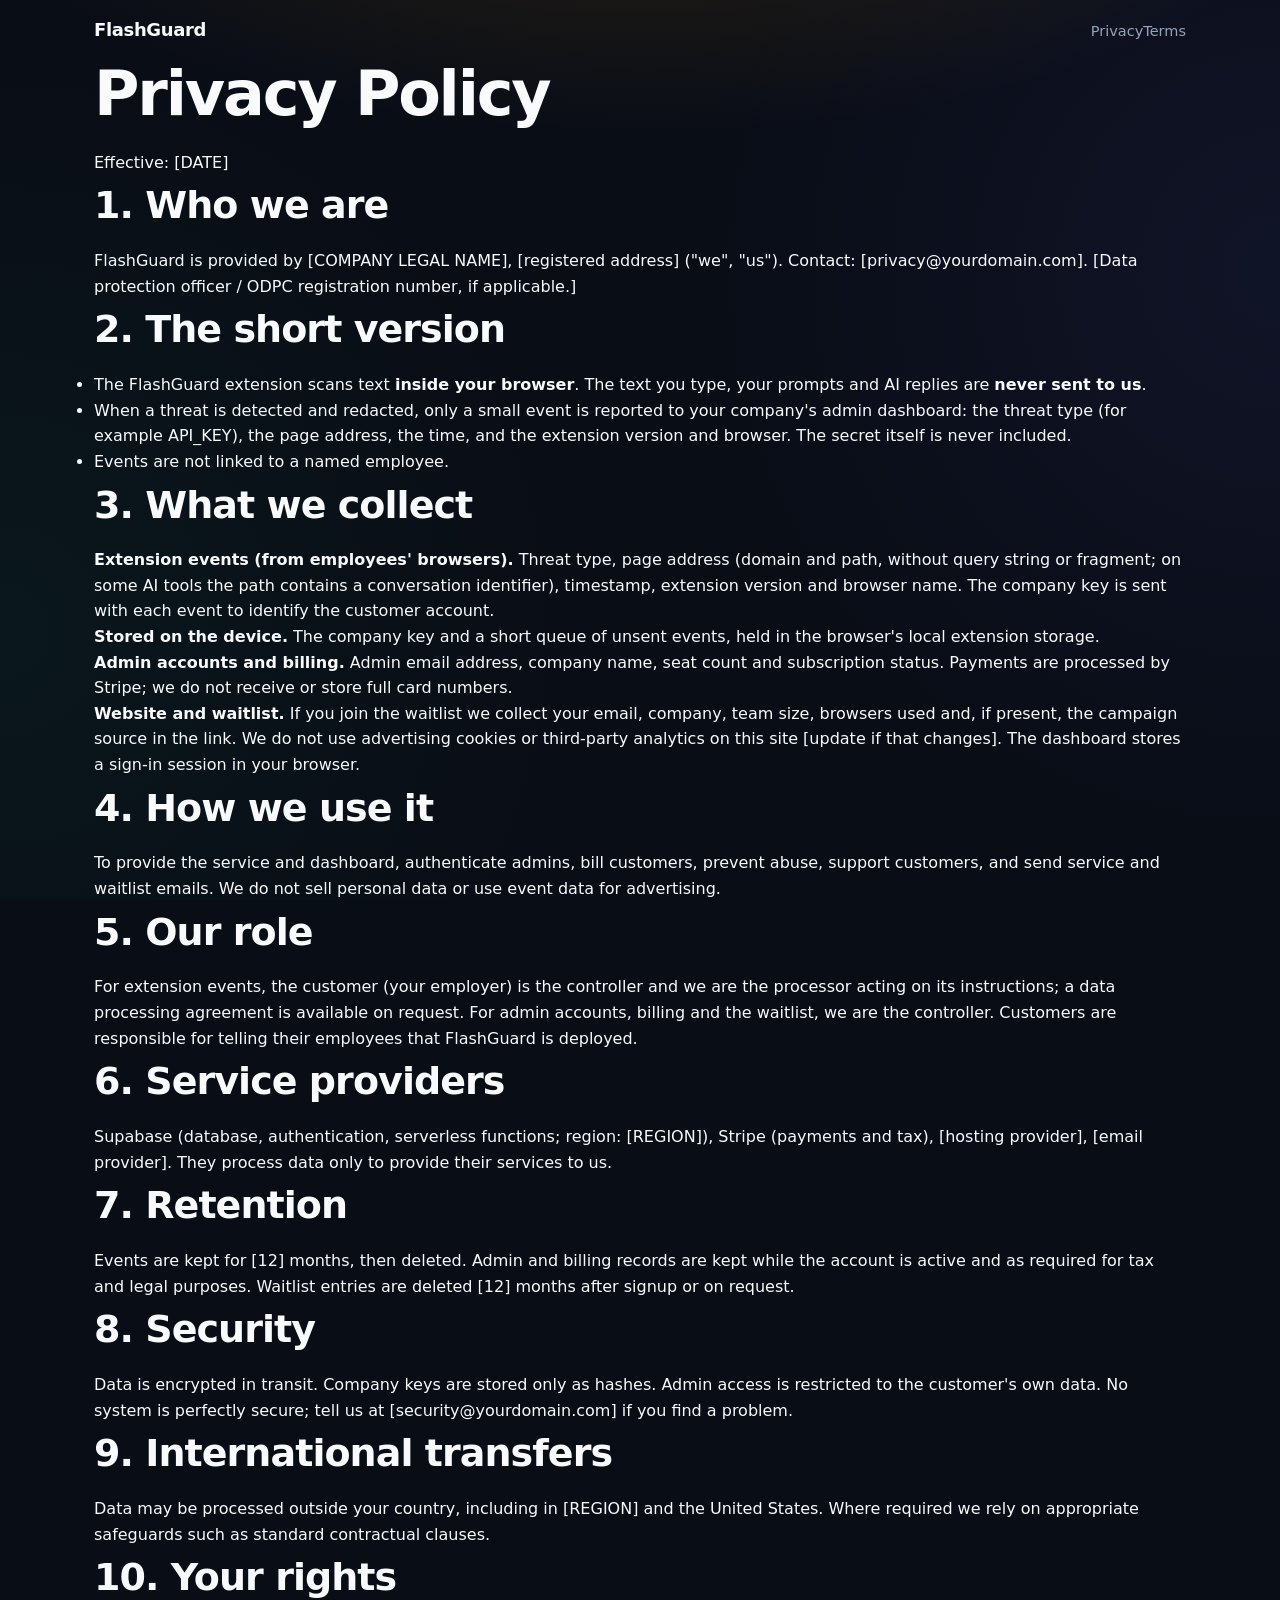
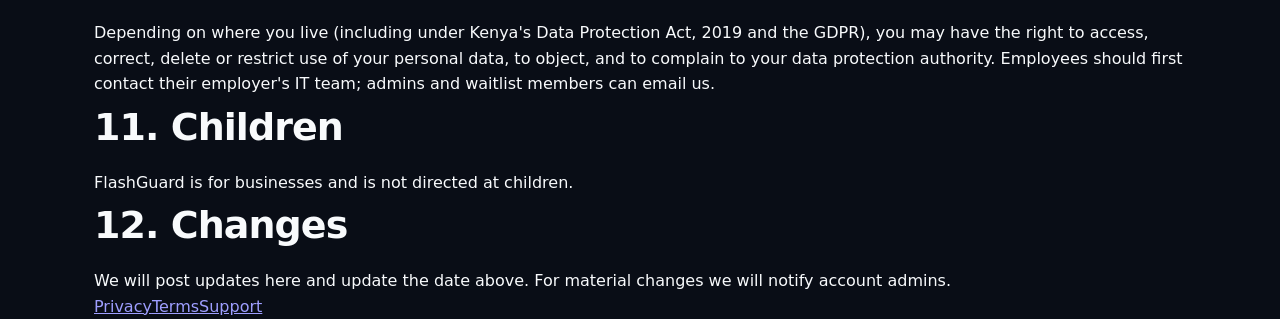
<file: privacy.html>
<!doctype html>
<html lang="en"><head><meta charset="utf-8"><meta name="viewport" content="width=device-width,initial-scale=1">
<title>Privacy Policy | FlashGuard</title><link rel="stylesheet" href="site.css"></head>
<!-- DRAFT: have a qualified lawyer review and fill every [bracket] before publishing. -->
<body><div class="wrap"><nav><a class="brand" href="index.html">FlashGuard</a><div><a class="l" href="privacy.html">Privacy</a><a class="l" href="terms.html">Terms</a></div></nav>
<main class="doc"><h1>Privacy Policy</h1><p class="upd">Effective: [DATE]</p>

<h2>1. Who we are</h2>
<p>FlashGuard is provided by [COMPANY LEGAL NAME], [registered address] ("we", "us"). Contact: [privacy@yourdomain.com]. [Data protection officer / ODPC registration number, if applicable.]</p>

<h2>2. The short version</h2>
<ul><li>The FlashGuard extension scans text <b>inside your browser</b>. The text you type, your prompts and AI replies are <b>never sent to us</b>.</li>
<li>When a threat is detected and redacted, only a small event is reported to your company's admin dashboard: the threat type (for example API_KEY), the page address, the time, and the extension version and browser. The secret itself is never included.</li>
<li>Events are not linked to a named employee.</li></ul>

<h2>3. What we collect</h2>
<p><b>Extension events (from employees' browsers).</b> Threat type, page address (domain and path, without query string or fragment; on some AI tools the path contains a conversation identifier), timestamp, extension version and browser name. The company key is sent with each event to identify the customer account.</p>
<p><b>Stored on the device.</b> The company key and a short queue of unsent events, held in the browser's local extension storage.</p>
<p><b>Admin accounts and billing.</b> Admin email address, company name, seat count and subscription status. Payments are processed by Stripe; we do not receive or store full card numbers.</p>
<p><b>Website and waitlist.</b> If you join the waitlist we collect your email, company, team size, browsers used and, if present, the campaign source in the link. We do not use advertising cookies or third-party analytics on this site [update if that changes]. The dashboard stores a sign-in session in your browser.</p>

<h2>4. How we use it</h2>
<p>To provide the service and dashboard, authenticate admins, bill customers, prevent abuse, support customers, and send service and waitlist emails. We do not sell personal data or use event data for advertising.</p>

<h2>5. Our role</h2>
<p>For extension events, the customer (your employer) is the controller and we are the processor acting on its instructions; a data processing agreement is available on request. For admin accounts, billing and the waitlist, we are the controller. Customers are responsible for telling their employees that FlashGuard is deployed.</p>

<h2>6. Service providers</h2>
<p>Supabase (database, authentication, serverless functions; region: [REGION]), Stripe (payments and tax), [hosting provider], [email provider]. They process data only to provide their services to us.</p>

<h2>7. Retention</h2>
<p>Events are kept for [12] months, then deleted. Admin and billing records are kept while the account is active and as required for tax and legal purposes. Waitlist entries are deleted [12] months after signup or on request.</p>

<h2>8. Security</h2>
<p>Data is encrypted in transit. Company keys are stored only as hashes. Admin access is restricted to the customer's own data. No system is perfectly secure; tell us at [security@yourdomain.com] if you find a problem.</p>

<h2>9. International transfers</h2>
<p>Data may be processed outside your country, including in [REGION] and the United States. Where required we rely on appropriate safeguards such as standard contractual clauses.</p>

<h2>10. Your rights</h2>
<p>Depending on where you live (including under Kenya's Data Protection Act, 2019 and the GDPR), you may have the right to access, correct, delete or restrict use of your personal data, to object, and to complain to your data protection authority. Employees should first contact their employer's IT team; admins and waitlist members can email us.</p>

<h2>11. Children</h2><p>FlashGuard is for businesses and is not directed at children.</p>
<h2>12. Changes</h2><p>We will post updates here and update the date above. For material changes we will notify account admins.</p>
</main><footer><a href="privacy.html">Privacy</a><a href="terms.html">Terms</a><a href="mailto:support@example.com">Support</a></footer></div></body></html>
</file>
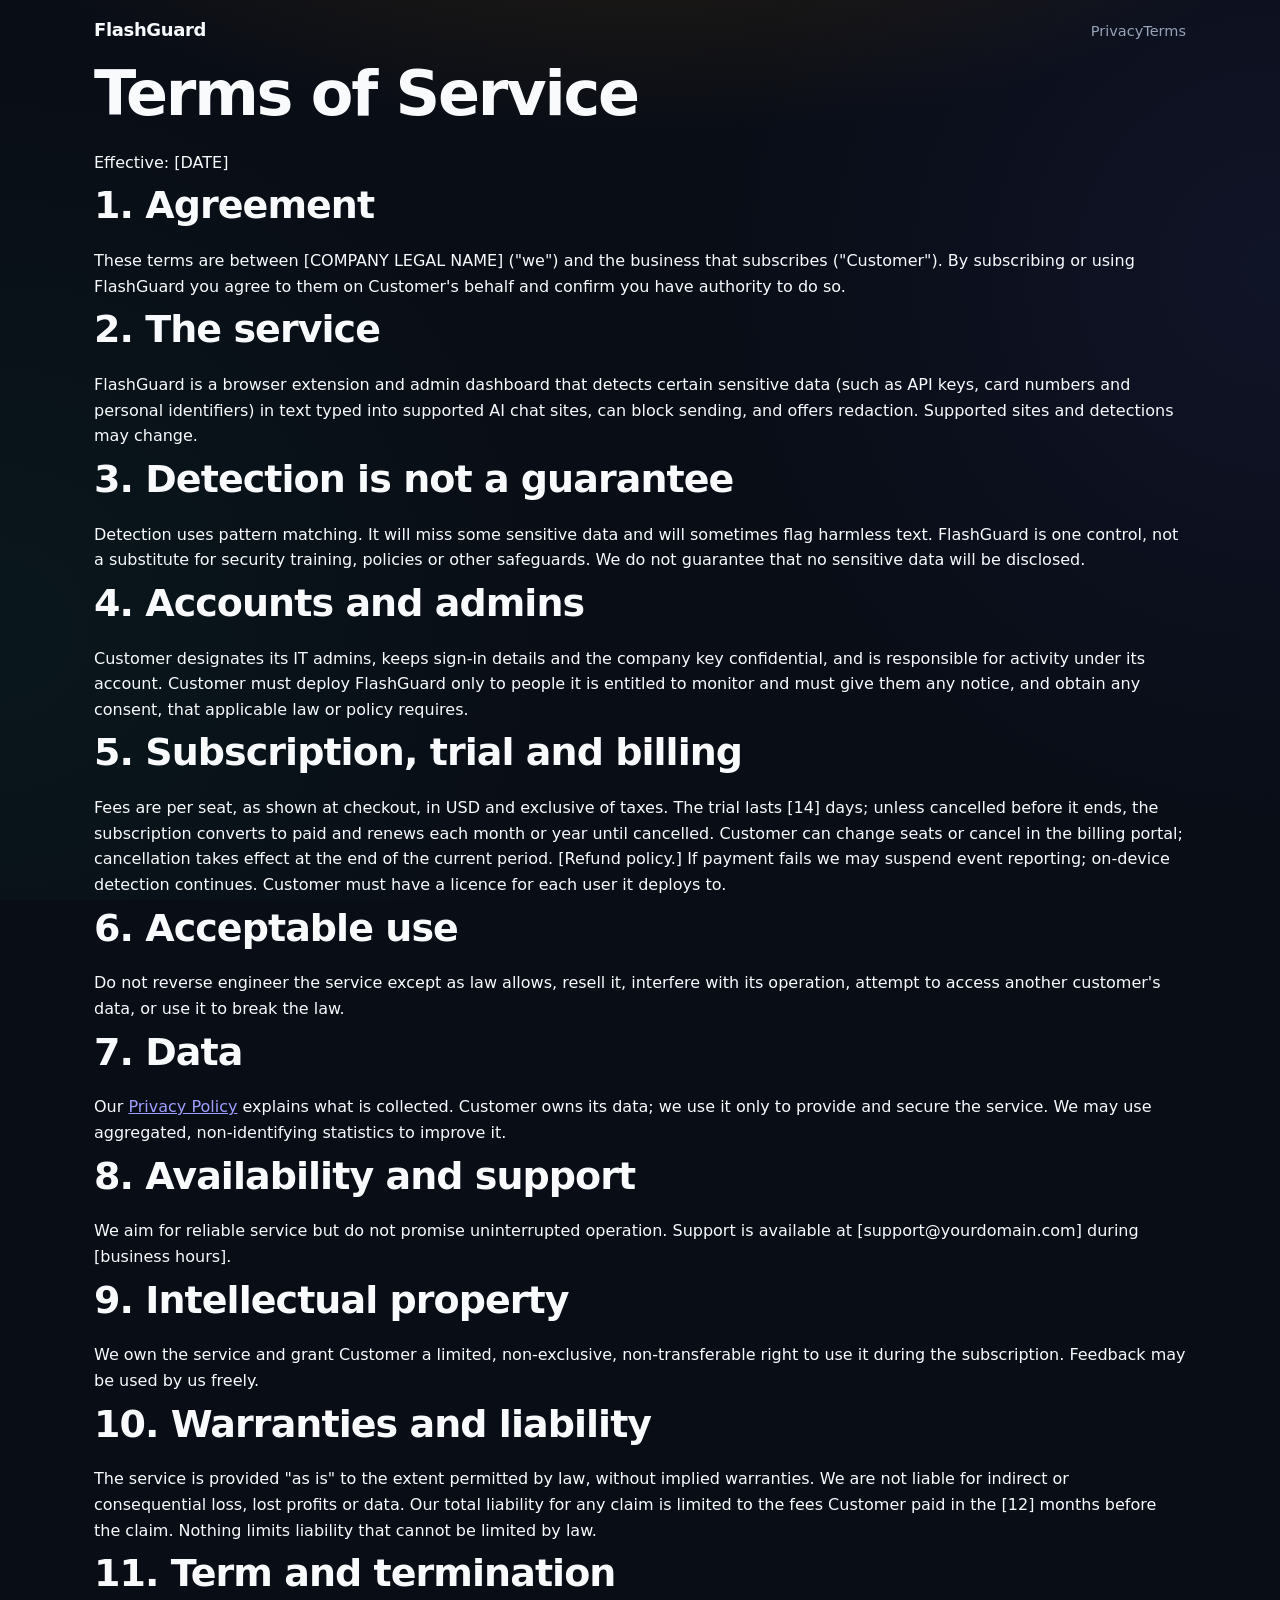
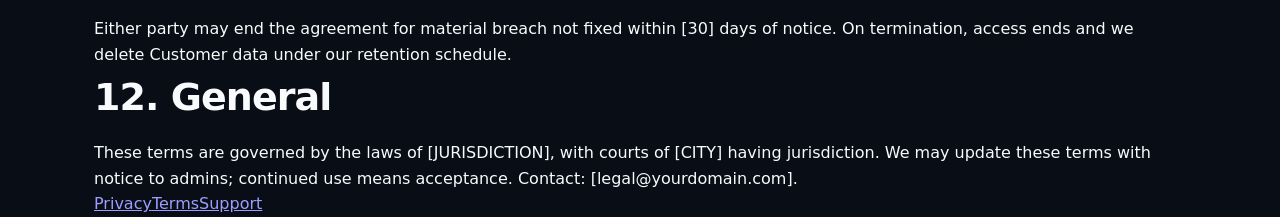
<file: terms.html>
<!doctype html>
<html lang="en"><head><meta charset="utf-8"><meta name="viewport" content="width=device-width,initial-scale=1">
<title>Terms of Service | FlashGuard</title><link rel="stylesheet" href="site.css"></head>
<!-- DRAFT: have a qualified lawyer review and fill every [bracket] before publishing. -->
<body><div class="wrap"><nav><a class="brand" href="index.html">FlashGuard</a><div><a class="l" href="privacy.html">Privacy</a><a class="l" href="terms.html">Terms</a></div></nav>
<main class="doc"><h1>Terms of Service</h1><p class="upd">Effective: [DATE]</p>

<h2>1. Agreement</h2>
<p>These terms are between [COMPANY LEGAL NAME] ("we") and the business that subscribes ("Customer"). By subscribing or using FlashGuard you agree to them on Customer's behalf and confirm you have authority to do so.</p>

<h2>2. The service</h2>
<p>FlashGuard is a browser extension and admin dashboard that detects certain sensitive data (such as API keys, card numbers and personal identifiers) in text typed into supported AI chat sites, can block sending, and offers redaction. Supported sites and detections may change.</p>

<h2>3. Detection is not a guarantee</h2>
<p>Detection uses pattern matching. It will miss some sensitive data and will sometimes flag harmless text. FlashGuard is one control, not a substitute for security training, policies or other safeguards. We do not guarantee that no sensitive data will be disclosed.</p>

<h2>4. Accounts and admins</h2>
<p>Customer designates its IT admins, keeps sign-in details and the company key confidential, and is responsible for activity under its account. Customer must deploy FlashGuard only to people it is entitled to monitor and must give them any notice, and obtain any consent, that applicable law or policy requires.</p>

<h2>5. Subscription, trial and billing</h2>
<p>Fees are per seat, as shown at checkout, in USD and exclusive of taxes. The trial lasts [14] days; unless cancelled before it ends, the subscription converts to paid and renews each month or year until cancelled. Customer can change seats or cancel in the billing portal; cancellation takes effect at the end of the current period. [Refund policy.] If payment fails we may suspend event reporting; on-device detection continues. Customer must have a licence for each user it deploys to.</p>

<h2>6. Acceptable use</h2>
<p>Do not reverse engineer the service except as law allows, resell it, interfere with its operation, attempt to access another customer's data, or use it to break the law.</p>

<h2>7. Data</h2>
<p>Our <a href="privacy.html">Privacy Policy</a> explains what is collected. Customer owns its data; we use it only to provide and secure the service. We may use aggregated, non-identifying statistics to improve it.</p>

<h2>8. Availability and support</h2>
<p>We aim for reliable service but do not promise uninterrupted operation. Support is available at [support@yourdomain.com] during [business hours].</p>

<h2>9. Intellectual property</h2>
<p>We own the service and grant Customer a limited, non-exclusive, non-transferable right to use it during the subscription. Feedback may be used by us freely.</p>

<h2>10. Warranties and liability</h2>
<p>The service is provided "as is" to the extent permitted by law, without implied warranties. We are not liable for indirect or consequential loss, lost profits or data. Our total liability for any claim is limited to the fees Customer paid in the [12] months before the claim. Nothing limits liability that cannot be limited by law.</p>

<h2>11. Term and termination</h2>
<p>Either party may end the agreement for material breach not fixed within [30] days of notice. On termination, access ends and we delete Customer data under our retention schedule.</p>

<h2>12. General</h2>
<p>These terms are governed by the laws of [JURISDICTION], with courts of [CITY] having jurisdiction. We may update these terms with notice to admins; continued use means acceptance. Contact: [legal@yourdomain.com].</p>
</main><footer><a href="privacy.html">Privacy</a><a href="terms.html">Terms</a><a href="mailto:support@example.com">Support</a></footer></div></body></html>
</file>
<file: site.css>
/* FlashGuard Design System — Senior Frontend Architecture */
:root {
  --bg-base: #090d16;
  --bg-surface: #0f172a;
  --bg-elevated: #1e293b;
  --bg-overlay: rgba(15, 23, 42, 0.85);
  
  --line-subtle: rgba(255, 255, 255, 0.07);
  --line-bright: rgba(255, 255, 255, 0.14);
  --line-focus: rgba(245, 158, 11, 0.5);
  
  --text-primary: #f8fafc;
  --text-secondary: #94a3b8;
  --text-muted: #64748b;
  
  --amber-primary: #f59e0b;
  --amber-glow: rgba(245, 158, 11, 0.25);
  --amber-subtle: rgba(245, 158, 11, 0.12);
  --amber-text: #fbbf24;
  
  --emerald-primary: #10b981;
  --emerald-glow: rgba(16, 185, 129, 0.25);
  --emerald-subtle: rgba(16, 185, 129, 0.12);
  
  --rose-primary: #f43f5e;
  --rose-subtle: rgba(244, 63, 94, 0.15);
  
  --indigo-primary: #6366f1;
  --indigo-glow: rgba(99, 102, 241, 0.25);
  
  --shadow-sm: 0 1px 2px 0 rgba(0, 0, 0, 0.4);
  --shadow-md: 0 4px 12px -2px rgba(0, 0, 0, 0.5), 0 2px 6px -1px rgba(0, 0, 0, 0.4);
  --shadow-lg: 0 20px 35px -10px rgba(0, 0, 0, 0.7);
  --shadow-glow: 0 0 35px -5px var(--amber-glow);
  
  --font-sans: system-ui, -apple-system, "Segoe UI", Roboto, "Helvetica Neue", sans-serif;
  --font-mono: ui-monospace, "SF Mono", Menlo, Consolas, "Liberation Mono", monospace;
  --radius-sm: 8px;
  --radius-md: 14px;
  --radius-lg: 20px;
  --radius-full: 9999px;
  
  --transition-fast: 0.15s cubic-bezier(0.16, 1, 0.3, 1);
  --transition-smooth: 0.25s cubic-bezier(0.16, 1, 0.3, 1);
}

*, *::before, *::after {
  box-sizing: border-box;
  margin: 0;
  padding: 0;
}

html {
  scroll-behavior: smooth;
  color-scheme: dark;
}

body {
  background-color: var(--bg-base);
  color: var(--text-primary);
  font-family: var(--font-sans);
  font-size: 16px;
  line-height: 1.6;
  -webkit-font-smoothing: antialiased;
  -moz-osx-font-smoothing: grayscale;
  background-image: 
    radial-gradient(ellipse 80% 50% at 50% -20%, rgba(245, 158, 11, 0.15), transparent 70%),
    radial-gradient(circle at 100% 30%, rgba(99, 102, 241, 0.08), transparent 40%),
    radial-gradient(circle at 0% 70%, rgba(16, 185, 129, 0.06), transparent 40%);
  background-attachment: fixed;
  min-height: 100vh;
}

/* Layout */
.wrap {
  max-width: 1140px;
  margin: 0 auto;
  padding: 0 24px;
}

/* Top Navigation */
header.site-header {
  position: sticky;
  top: 0;
  z-index: 999;
  backdrop-filter: blur(16px);
  -webkit-backdrop-filter: blur(16px);
  background: rgba(9, 13, 22, 0.82);
  border-bottom: 1px solid var(--line-subtle);
  transition: border-color var(--transition-fast);
}

nav {
  display: flex;
  justify-content: space-between;
  align-items: center;
  padding: 16px 0;
}

.brand {
  display: inline-flex;
  align-items: center;
  gap: 10px;
  font-weight: 750;
  font-size: 18px;
  letter-spacing: -0.02em;
  color: var(--text-primary);
  text-decoration: none;
}

.brand-icon {
  width: 32px;
  height: 32px;
  border-radius: 9px;
  background: linear-gradient(135deg, #1e293b, #0f172a);
  border: 1px solid rgba(245, 158, 11, 0.35);
  display: grid;
  place-items: center;
  box-shadow: 0 0 16px -2px var(--amber-glow);
  transition: transform var(--transition-smooth), border-color var(--transition-smooth);
}

.brand:hover .brand-icon {
  transform: scale(1.06) rotate(-3deg);
  border-color: var(--amber-primary);
}

.nav-links {
  display: flex;
  align-items: center;
  gap: 24px;
}

nav a.l {
  color: var(--text-secondary);
  text-decoration: none;
  font-size: 14.5px;
  font-weight: 500;
  transition: color var(--transition-fast);
}

nav a.l:hover {
  color: var(--text-primary);
}

/* Buttons */
.btn {
  display: inline-flex;
  align-items: center;
  justify-content: center;
  gap: 8px;
  padding: 11px 22px;
  border-radius: 10px;
  font-family: var(--font-sans);
  font-size: 14.5px;
  font-weight: 600;
  text-decoration: none;
  cursor: pointer;
  border: 1px solid transparent;
  transition: all var(--transition-fast);
  white-space: nowrap;
}

.btn.primary {
  background: linear-gradient(180deg, #f59e0b, #d97706);
  color: #0b0f19;
  box-shadow: 0 1px 2px rgba(0,0,0,0.2), inset 0 1px 1px rgba(255,255,255,0.3);
  font-weight: 700;
}

.btn.primary:hover {
  background: linear-gradient(180deg, #fbbf24, #f59e0b);
  box-shadow: 0 0 20px -2px var(--amber-glow), 0 2px 6px rgba(0,0,0,0.3);
  transform: translateY(-1px);
}

.btn.ghost {
  background: rgba(255, 255, 255, 0.04);
  color: var(--text-primary);
  border-color: var(--line-subtle);
}

.btn.ghost:hover {
  background: rgba(255, 255, 255, 0.08);
  border-color: var(--line-bright);
  color: #fff;
  transform: translateY(-1px);
}

.btn:active {
  transform: translateY(0);
}

.btn:focus-visible, input:focus-visible, button:focus-visible {
  outline: 2px solid var(--amber-primary);
  outline-offset: 3px;
}

.btn[disabled] {
  opacity: 0.6;
  cursor: not-allowed;
  transform: none !important;
}

/* Typography & Sections */
section {
  padding: 72px 0;
  position: relative;
}

.badge-pill {
  display: inline-flex;
  align-items: center;
  gap: 8px;
  padding: 5px 14px;
  border-radius: var(--radius-full);
  background: var(--amber-subtle);
  border: 1px solid rgba(245, 158, 11, 0.28);
  color: var(--amber-text);
  font-size: 13px;
  font-weight: 600;
  margin-bottom: 22px;
}

.pulse-dot {
  width: 7px;
  height: 7px;
  border-radius: 50%;
  background: var(--amber-primary);
  box-shadow: 0 0 8px var(--amber-primary);
  animation: pulse 2s infinite;
}

@keyframes pulse {
  0% { transform: scale(0.95); opacity: 0.8; }
  50% { transform: scale(1.25); opacity: 1; }
  100% { transform: scale(0.95); opacity: 0.8; }
}

h1 {
  font-size: clamp(38px, 5.4vw, 62px);
  line-height: 1.08;
  letter-spacing: -0.035em;
  font-weight: 850;
  margin-bottom: 22px;
}

h1 .gradient-text {
  background: linear-gradient(135deg, #ffffff 30%, #94a3b8 100%);
  -webkit-background-clip: text;
  -webkit-text-fill-color: transparent;
}

h1 .amber-accent {
  background: linear-gradient(135deg, #fbbf24 0%, #f59e0b 60%, #d97706 100%);
  -webkit-background-clip: text;
  -webkit-text-fill-color: transparent;
}

.lead {
  max-width: 620px;
  font-size: 19px;
  line-height: 1.6;
  color: var(--text-secondary);
  margin-bottom: 34px;
}

h2 {
  font-size: clamp(28px, 3.8vw, 38px);
  letter-spacing: -0.025em;
  font-weight: 750;
  color: var(--text-primary);
  margin-bottom: 12px;
}

.section-header {
  text-align: center;
  max-width: 680px;
  margin: 0 auto 52px;
}

.section-desc {
  font-size: 17px;
  color: var(--text-secondary);
  line-height: 1.55;
}

/* Hero 2-Column Grid */
.hero-grid {
  display: grid;
  grid-template-columns: 1.1fr 1fr;
  gap: 48px;
  align-items: center;
  padding: 36px 0 56px;
}

.hero-actions {
  display: flex;
  gap: 14px;
  align-items: center;
  flex-wrap: wrap;
  margin-bottom: 32px;
}

.trust-stats {
  display: flex;
  gap: 28px;
  padding-top: 24px;
  border-top: 1px solid var(--line-subtle);
}

.stat-item b {
  display: block;
  font-size: 20px;
  font-weight: 750;
  color: var(--text-primary);
}

.stat-item span {
  font-size: 13px;
  color: var(--text-muted);
}

/* Interactive Simulator in Hero */
.simulator-card {
  background: var(--bg-surface);
  border: 1px solid var(--line-bright);
  border-radius: var(--radius-md);
  box-shadow: var(--shadow-lg), 0 0 40px -10px rgba(0, 0, 0, 0.8);
  overflow: hidden;
  transition: border-color var(--transition-smooth);
}

.simulator-card:hover {
  border-color: rgba(245, 158, 11, 0.3);
}

.sim-header {
  display: flex;
  align-items: center;
  justify-content: space-between;
  padding: 12px 18px;
  background: rgba(15, 23, 42, 0.95);
  border-bottom: 1px solid var(--line-subtle);
}

.mac-controls {
  display: flex;
  gap: 7px;
}

.mac-btn {
  width: 10px;
  height: 10px;
  border-radius: 50%;
}
.mac-btn.close { background: #ff5f56; }
.mac-btn.min { background: #ffbd2e; }
.mac-btn.max { background: #27c93f; }

.sim-url {
  font-family: var(--font-mono);
  font-size: 12px;
  color: var(--text-muted);
  background: rgba(255, 255, 255, 0.05);
  padding: 3px 12px;
  border-radius: 6px;
  border: 1px solid var(--line-subtle);
  display: flex;
  align-items: center;
  gap: 6px;
}

.sim-badge {
  font-size: 11px;
  font-weight: 700;
  padding: 2px 8px;
  border-radius: 4px;
  background: var(--emerald-subtle);
  color: var(--emerald-primary);
  border: 1px solid rgba(16, 185, 129, 0.3);
}

.sim-body {
  padding: 20px;
}

.sim-presets-label {
  font-size: 12px;
  font-weight: 600;
  color: var(--text-muted);
  text-transform: uppercase;
  letter-spacing: 0.05em;
  margin-bottom: 8px;
}

.sim-presets {
  display: flex;
  gap: 8px;
  flex-wrap: wrap;
  margin-bottom: 14px;
}

.preset-chip {
  background: rgba(255, 255, 255, 0.04);
  border: 1px solid var(--line-subtle);
  color: var(--text-secondary);
  font-size: 12px;
  font-weight: 500;
  padding: 4px 10px;
  border-radius: 6px;
  cursor: pointer;
  transition: all var(--transition-fast);
}

.preset-chip:hover {
  background: rgba(245, 158, 11, 0.1);
  border-color: rgba(245, 158, 11, 0.35);
  color: var(--amber-text);
}

.sim-input-box {
  background: rgba(0, 0, 0, 0.35);
  border: 1px solid var(--line-subtle);
  border-radius: 10px;
  padding: 14px;
  position: relative;
}

.sim-textarea {
  width: 100%;
  height: 78px;
  background: transparent;
  border: none;
  color: var(--text-primary);
  font-family: var(--font-mono);
  font-size: 13px;
  resize: none;
  outline: none;
  line-height: 1.5;
}

.sim-alert {
  margin-top: 14px;
  background: rgba(244, 63, 94, 0.09);
  border: 1px solid rgba(244, 63, 94, 0.3);
  border-radius: 8px;
  padding: 12px 14px;
  display: flex;
  align-items: center;
  justify-content: space-between;
  gap: 12px;
  animation: fadeIn 0.25s ease;
}

.sim-alert.clean {
  background: rgba(16, 185, 129, 0.09);
  border-color: rgba(16, 185, 129, 0.3);
}

.alert-content {
  display: flex;
  align-items: center;
  gap: 10px;
}

.alert-icon {
  font-size: 18px;
}

.alert-text b {
  display: block;
  font-size: 12.5px;
  color: var(--text-primary);
}

.alert-text span {
  font-size: 11.5px;
  color: var(--text-secondary);
}

.sim-action-btn {
  background: var(--rose-primary);
  color: #fff;
  border: none;
  font-size: 12px;
  font-weight: 700;
  padding: 6px 12px;
  border-radius: 6px;
  cursor: pointer;
  white-space: nowrap;
  transition: opacity var(--transition-fast);
}

.sim-action-btn:hover {
  opacity: 0.9;
}

@keyframes fadeIn {
  from { opacity: 0; transform: translateY(4px); }
  to { opacity: 1; transform: translateY(0); }
}

/* AI Ecosystem Bar */
.ecosystem-bar {
  padding: 32px 0;
  border-top: 1px solid var(--line-subtle);
  border-bottom: 1px solid var(--line-subtle);
  text-align: center;
}

.ecosystem-label {
  font-size: 13px;
  text-transform: uppercase;
  letter-spacing: 0.06em;
  font-weight: 600;
  color: var(--text-muted);
  margin-bottom: 20px;
}

.ecosystem-tags {
  display: flex;
  justify-content: center;
  align-items: center;
  gap: 14px;
  flex-wrap: wrap;
}

.eco-pill {
  display: inline-flex;
  align-items: center;
  gap: 8px;
  background: rgba(255, 255, 255, 0.03);
  border: 1px solid var(--line-subtle);
  padding: 6px 16px;
  border-radius: var(--radius-full);
  font-size: 13.5px;
  font-weight: 550;
  color: var(--text-secondary);
  transition: all var(--transition-fast);
}

.eco-pill:hover {
  background: rgba(255, 255, 255, 0.07);
  border-color: var(--line-bright);
  color: var(--text-primary);
  transform: translateY(-1px);
}

/* Bento Grid Features */
.bento-grid {
  display: grid;
  grid-template-columns: repeat(3, 1fr);
  gap: 20px;
}

.bento-card {
  background: var(--bg-surface);
  border: 1px solid var(--line-subtle);
  border-radius: var(--radius-md);
  padding: 28px;
  display: flex;
  flex-direction: column;
  justify-content: space-between;
  position: relative;
  overflow: hidden;
  box-shadow: var(--shadow-sm);
  transition: transform var(--transition-smooth), border-color var(--transition-smooth), box-shadow var(--transition-smooth);
}

.bento-card:hover {
  transform: translateY(-3px);
  border-color: var(--line-bright);
  box-shadow: var(--shadow-md);
}

.bento-card.col-2 {
  grid-column: span 2;
}

.bento-icon {
  width: 44px;
  height: 44px;
  border-radius: 10px;
  background: rgba(255, 255, 255, 0.05);
  border: 1px solid var(--line-subtle);
  display: grid;
  place-items: center;
  font-size: 20px;
  margin-bottom: 18px;
}

.bento-card h3 {
  font-size: 19px;
  font-weight: 700;
  letter-spacing: -0.015em;
  margin-bottom: 8px;
  color: var(--text-primary);
}

.bento-card p {
  color: var(--text-secondary);
  font-size: 14.5px;
  line-height: 1.6;
}

.bento-preview {
  margin-top: 20px;
  padding: 14px;
  background: rgba(0, 0, 0, 0.3);
  border: 1px solid var(--line-subtle);
  border-radius: 8px;
  font-family: var(--font-mono);
  font-size: 12.5px;
  color: var(--text-muted);
}

/* Detection Chips Cloud */
.detect-chips {
  display: flex;
  flex-wrap: wrap;
  gap: 8px;
  margin-top: 14px;
}

.detect-tag {
  font-size: 12px;
  font-weight: 600;
  padding: 4px 10px;
  border-radius: 6px;
  background: rgba(245, 158, 11, 0.08);
  border: 1px solid rgba(245, 158, 11, 0.2);
  color: var(--amber-text);
}

/* How It Works (Step Pipeline) */
.steps-pipeline {
  display: grid;
  grid-template-columns: repeat(4, 1fr);
  gap: 20px;
  position: relative;
}

.step-card {
  background: var(--bg-surface);
  border: 1px solid var(--line-subtle);
  border-radius: var(--radius-md);
  padding: 26px;
  display: flex;
  flex-direction: column;
  gap: 12px;
  transition: transform var(--transition-smooth), border-color var(--transition-smooth);
}

.step-card:hover {
  transform: translateY(-2px);
  border-color: var(--line-bright);
}

.step-badge {
  width: 34px;
  height: 34px;
  border-radius: 8px;
  background: var(--amber-subtle);
  border: 1px solid rgba(245, 158, 11, 0.3);
  color: var(--amber-text);
  font-weight: 800;
  font-size: 15px;
  display: grid;
  place-items: center;
}

.step-card h4 {
  font-size: 17px;
  font-weight: 700;
  color: var(--text-primary);
}

.step-card span {
  font-size: 14px;
  color: var(--text-secondary);
  line-height: 1.55;
}

/* Pricing Grid */
.pricing-wrapper {
  display: grid;
  grid-template-columns: 1.4fr 1fr;
  gap: 28px;
  align-items: stretch;
}

.pricing-card {
  background: var(--bg-surface);
  border: 1px solid var(--line-subtle);
  border-radius: var(--radius-lg);
  padding: 36px;
  display: flex;
  flex-direction: column;
  position: relative;
  box-shadow: var(--shadow-md);
}

.pricing-card.featured {
  border: 2px solid var(--amber-primary);
  box-shadow: var(--shadow-glow), var(--shadow-lg);
}

.badge-featured {
  position: absolute;
  top: -13px;
  left: 32px;
  background: linear-gradient(135deg, #f59e0b, #d97706);
  color: #0b0f19;
  font-size: 11px;
  font-weight: 800;
  letter-spacing: 0.06em;
  text-transform: uppercase;
  padding: 3px 12px;
  border-radius: var(--radius-full);
}

.pricing-top {
  display: flex;
  justify-content: space-between;
  align-items: center;
  margin-bottom: 20px;
}

/* Period Toggle Switch */
.term-switch {
  display: inline-flex;
  background: rgba(0, 0, 0, 0.35);
  border: 1px solid var(--line-subtle);
  border-radius: 9px;
  padding: 3px;
}

.term-btn {
  padding: 7px 15px;
  border: none;
  background: transparent;
  color: var(--text-muted);
  font-size: 13.5px;
  font-weight: 600;
  cursor: pointer;
  border-radius: 7px;
  transition: all var(--transition-fast);
}

.term-btn[aria-pressed="true"] {
  background: rgba(255, 255, 255, 0.1);
  color: var(--text-primary);
  box-shadow: 0 1px 3px rgba(0,0,0,0.3);
}

.price-display {
  display: flex;
  align-items: baseline;
  gap: 8px;
  margin: 14px 0 24px;
}

.price-number {
  font-size: 56px;
  font-weight: 850;
  letter-spacing: -0.04em;
  color: var(--text-primary);
  line-height: 1;
}

.price-sub {
  color: var(--text-muted);
  font-size: 15px;
}

/* Checkmarks */
ul.checklist {
  list-style: none;
  display: grid;
  gap: 12px;
  margin: 20px 0 28px;
}

ul.checklist li {
  display: flex;
  align-items: center;
  gap: 10px;
  font-size: 14.5px;
  color: var(--text-secondary);
}

ul.checklist li svg {
  flex-shrink: 0;
  color: var(--emerald-primary);
}

/* Seat Slider & Quick Selector */
.seat-calculator {
  background: rgba(0, 0, 0, 0.28);
  border: 1px solid var(--line-subtle);
  border-radius: var(--radius-md);
  padding: 20px;
  margin-bottom: 22px;
}

.seat-header {
  display: flex;
  justify-content: space-between;
  align-items: center;
  margin-bottom: 12px;
}

.seat-label {
  font-size: 14px;
  font-weight: 600;
  color: var(--text-primary);
}

.seat-count-display {
  font-family: var(--font-mono);
  font-weight: 700;
  font-size: 15px;
  color: var(--amber-text);
  background: var(--amber-subtle);
  border: 1px solid rgba(245, 158, 11, 0.25);
  padding: 2px 10px;
  border-radius: 6px;
}

.seat-slider {
  width: 100%;
  accent-color: var(--amber-primary);
  margin: 10px 0 16px;
  cursor: pointer;
}

.seat-pills {
  display: flex;
  gap: 8px;
}

.seat-pill {
  flex: 1;
  background: rgba(255, 255, 255, 0.05);
  border: 1px solid var(--line-subtle);
  color: var(--text-secondary);
  font-size: 12px;
  font-weight: 600;
  padding: 6px 0;
  border-radius: 6px;
  cursor: pointer;
  transition: all var(--transition-fast);
}

.seat-pill:hover, .seat-pill.active {
  background: var(--amber-subtle);
  border-color: rgba(245, 158, 11, 0.4);
  color: var(--amber-text);
}

/* Form Inputs */
.form-field {
  margin-bottom: 16px;
}

.form-label {
  display: block;
  font-size: 13.5px;
  font-weight: 600;
  color: var(--text-secondary);
  margin-bottom: 6px;
}

.input-text, input[type=email], input[type=password], input[type=text], input[type=number] {
  width: 100%;
  height: 46px;
  padding: 0 14px;
  background: rgba(0, 0, 0, 0.4);
  border: 1px solid var(--line-subtle);
  border-radius: 10px;
  font-family: var(--font-sans);
  font-size: 14.5px;
  color: var(--text-primary);
  transition: border-color var(--transition-fast), box-shadow var(--transition-fast);
}

.input-text:focus, input[type=email]:focus, input[type=password]:focus, input[type=text]:focus, input[type=number]:focus {
  border-color: var(--amber-primary);
  box-shadow: 0 0 0 3px var(--amber-glow);
  outline: none;
}

.order-summary {
  background: rgba(245, 158, 11, 0.06);
  border: 1px solid rgba(245, 158, 11, 0.2);
  border-radius: 10px;
  padding: 14px 18px;
  margin: 18px 0;
}

.order-total {
  font-size: 19px;
  font-weight: 800;
  color: var(--text-primary);
  display: flex;
  justify-content: space-between;
  align-items: center;
}

.order-kes {
  font-size: 13px;
  color: var(--amber-text);
  font-weight: 550;
  margin-top: 4px;
}

.pay-btn {
  width: 100%;
  padding: 15px;
  font-size: 16px;
  letter-spacing: -0.01em;
}

.guarantee-strip {
  display: flex;
  justify-content: center;
  align-items: center;
  gap: 16px;
  font-size: 12.5px;
  color: var(--text-muted);
  margin-top: 14px;
}

.guarantee-strip span {
  display: inline-flex;
  align-items: center;
  gap: 5px;
}

.msg-status {
  min-height: 22px;
  font-size: 13px;
  color: var(--rose-primary);
  margin-top: 8px;
  text-align: center;
}

/* FAQ Accordion */
.faq-grid {
  display: grid;
  gap: 14px;
  max-width: 820px;
  margin: 0 auto;
}

details.faq-item {
  background: var(--bg-surface);
  border: 1px solid var(--line-subtle);
  border-radius: var(--radius-md);
  padding: 18px 22px;
  transition: border-color var(--transition-fast);
}

details.faq-item[open] {
  border-color: var(--line-bright);
  background: rgba(15, 23, 42, 0.95);
}

summary.faq-q {
  cursor: pointer;
  font-weight: 650;
  font-size: 16px;
  color: var(--text-primary);
  list-style: none;
  display: flex;
  justify-content: space-between;
  align-items: center;
}

summary.faq-q::-webkit-details-marker {
  display: none;
}

summary.faq-q::after {
  content: "+";
  font-size: 20px;
  font-weight: 400;
  color: var(--text-muted);
  transition: transform var(--transition-fast);
}

details[open] summary.faq-q::after {
  content: "−";
  color: var(--amber-primary);
}

.faq-a {
  margin-top: 12px;
  color: var(--text-secondary);
  font-size: 14.5px;
  line-height: 1.6;
}

/* Footer */
footer.site-footer {
  border-top: 1px solid var(--line-subtle);
  padding: 48px 0 64px;
  margin-top: 60px;
  color: var(--text-muted);
  font-size: 14px;
}

.footer-inner {
  display: flex;
  justify-content: space-between;
  align-items: center;
  flex-wrap: wrap;
  gap: 20px;
}

.footer-links a {
  color: var(--text-muted);
  text-decoration: none;
  margin-left: 24px;
  transition: color var(--transition-fast);
}

.footer-links a:hover {
  color: var(--text-primary);
}

/* Dashboard & Extension Styles */
.grid {
  display: grid;
  grid-template-columns: repeat(auto-fit, minmax(240px, 1fr));
  gap: 20px;
}

.card {
  background: var(--bg-surface);
  border: 1px solid var(--line-subtle);
  border-radius: var(--radius-md);
  padding: 24px;
}

.stat {
  font-size: 34px;
  font-weight: 800;
  color: var(--text-primary);
}

.keybox {
  padding: 16px;
  background: rgba(0, 0, 0, 0.45);
  border: 1px dashed var(--amber-primary);
  border-radius: 10px;
  color: var(--amber-text);
  font-family: var(--font-mono);
  font-size: 14px;
  overflow-wrap: anywhere;
}

pre {
  background: rgba(0, 0, 0, 0.4);
  border: 1px solid var(--line-subtle);
  border-radius: 10px;
  padding: 14px;
  color: var(--text-secondary);
  font-family: var(--font-mono);
  font-size: 13px;
  overflow-x: auto;
}

table {
  width: 100%;
  border-collapse: collapse;
  font-size: 14px;
}

th, td {
  text-align: left;
  padding: 12px 14px;
  border-bottom: 1px solid var(--line-subtle);
  overflow-wrap: anywhere;
}

th {
  font-weight: 650;
  color: var(--text-muted);
  background: rgba(0, 0, 0, 0.2);
}

.badge {
  display: inline-block;
  padding: 3px 10px;
  border-radius: var(--radius-full);
  font-size: 12px;
  font-weight: 600;
  background: var(--emerald-subtle);
  color: var(--emerald-primary);
}

.badge.off {
  background: var(--rose-subtle);
  color: var(--rose-primary);
}

/* Responsive Breakpoints */
@media (max-width: 960px) {
  .hero-grid {
    grid-template-columns: 1fr;
    gap: 40px;
  }
  .bento-grid {
    grid-template-columns: 1fr;
  }
  .bento-card.col-2 {
    grid-column: span 1;
  }
  .steps-pipeline {
    grid-template-columns: 1fr 1fr;
  }
  .pricing-wrapper {
    grid-template-columns: 1fr;
  }
}

@media (max-width: 640px) {
  .steps-pipeline {
    grid-template-columns: 1fr;
  }
  .nav-links a.l {
    display: none;
  }
}

/* Auth components */
.btn.google {
  background: rgba(255, 255, 255, 0.05);
  border: 1px solid var(--line-bright);
  color: var(--text-primary);
  display: flex;
  align-items: center;
  justify-content: center;
  gap: 10px;
  width: 100%;
  padding: 11px 16px;
  border-radius: 10px;
  font-weight: 600;
  font-size: 14.5px;
  transition: all var(--transition-fast);
  cursor: pointer;
}

.btn.google:hover {
  background: rgba(255, 255, 255, 0.09);
  border-color: rgba(255, 255, 255, 0.25);
  color: #fff;
  transform: translateY(-1px);
}

.btn.google:active {
  transform: translateY(0);
}

.auth-divider {
  display: flex;
  align-items: center;
  margin: 18px 0;
  gap: 12px;
  color: var(--text-muted);
  font-size: 12px;
  text-transform: uppercase;
  letter-spacing: 0.5px;
}

.auth-divider::before,
.auth-divider::after {
  content: "";
  flex: 1;
  height: 1px;
  background: var(--line-subtle);
}
</file>
